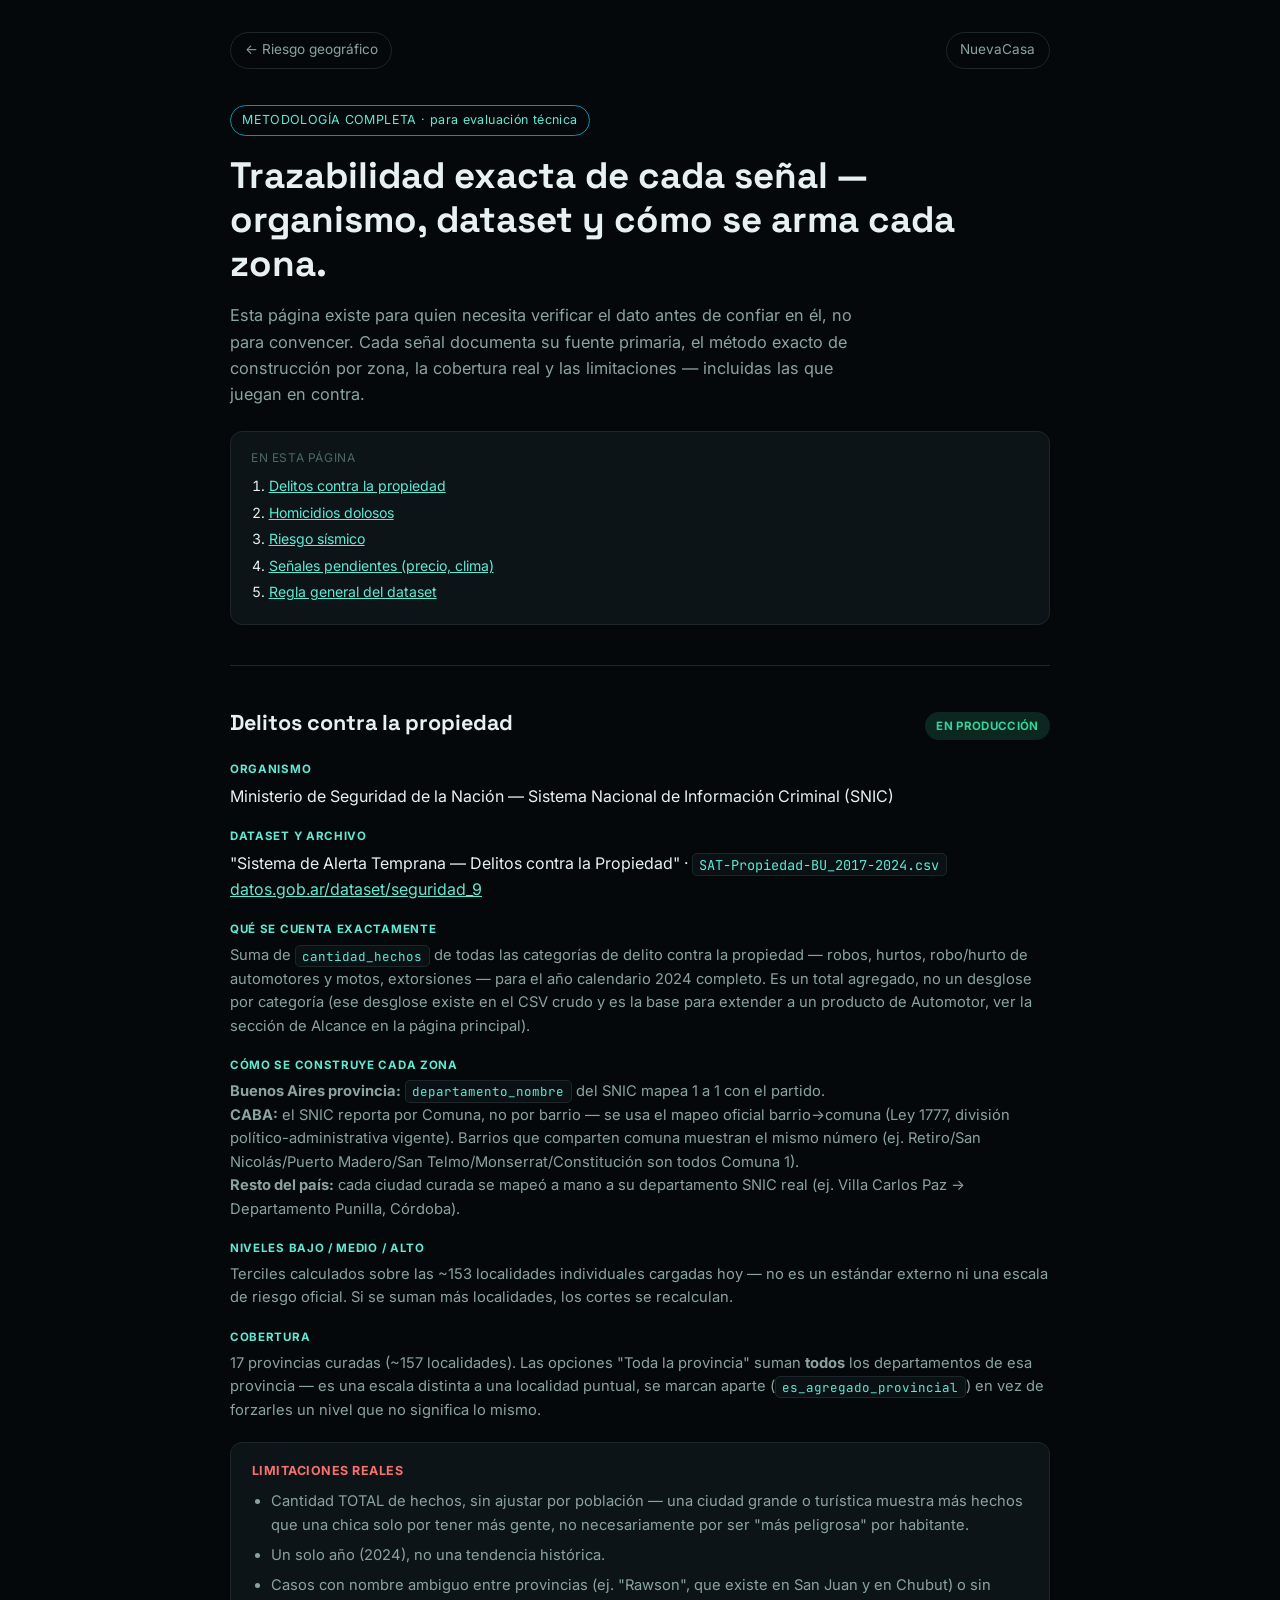
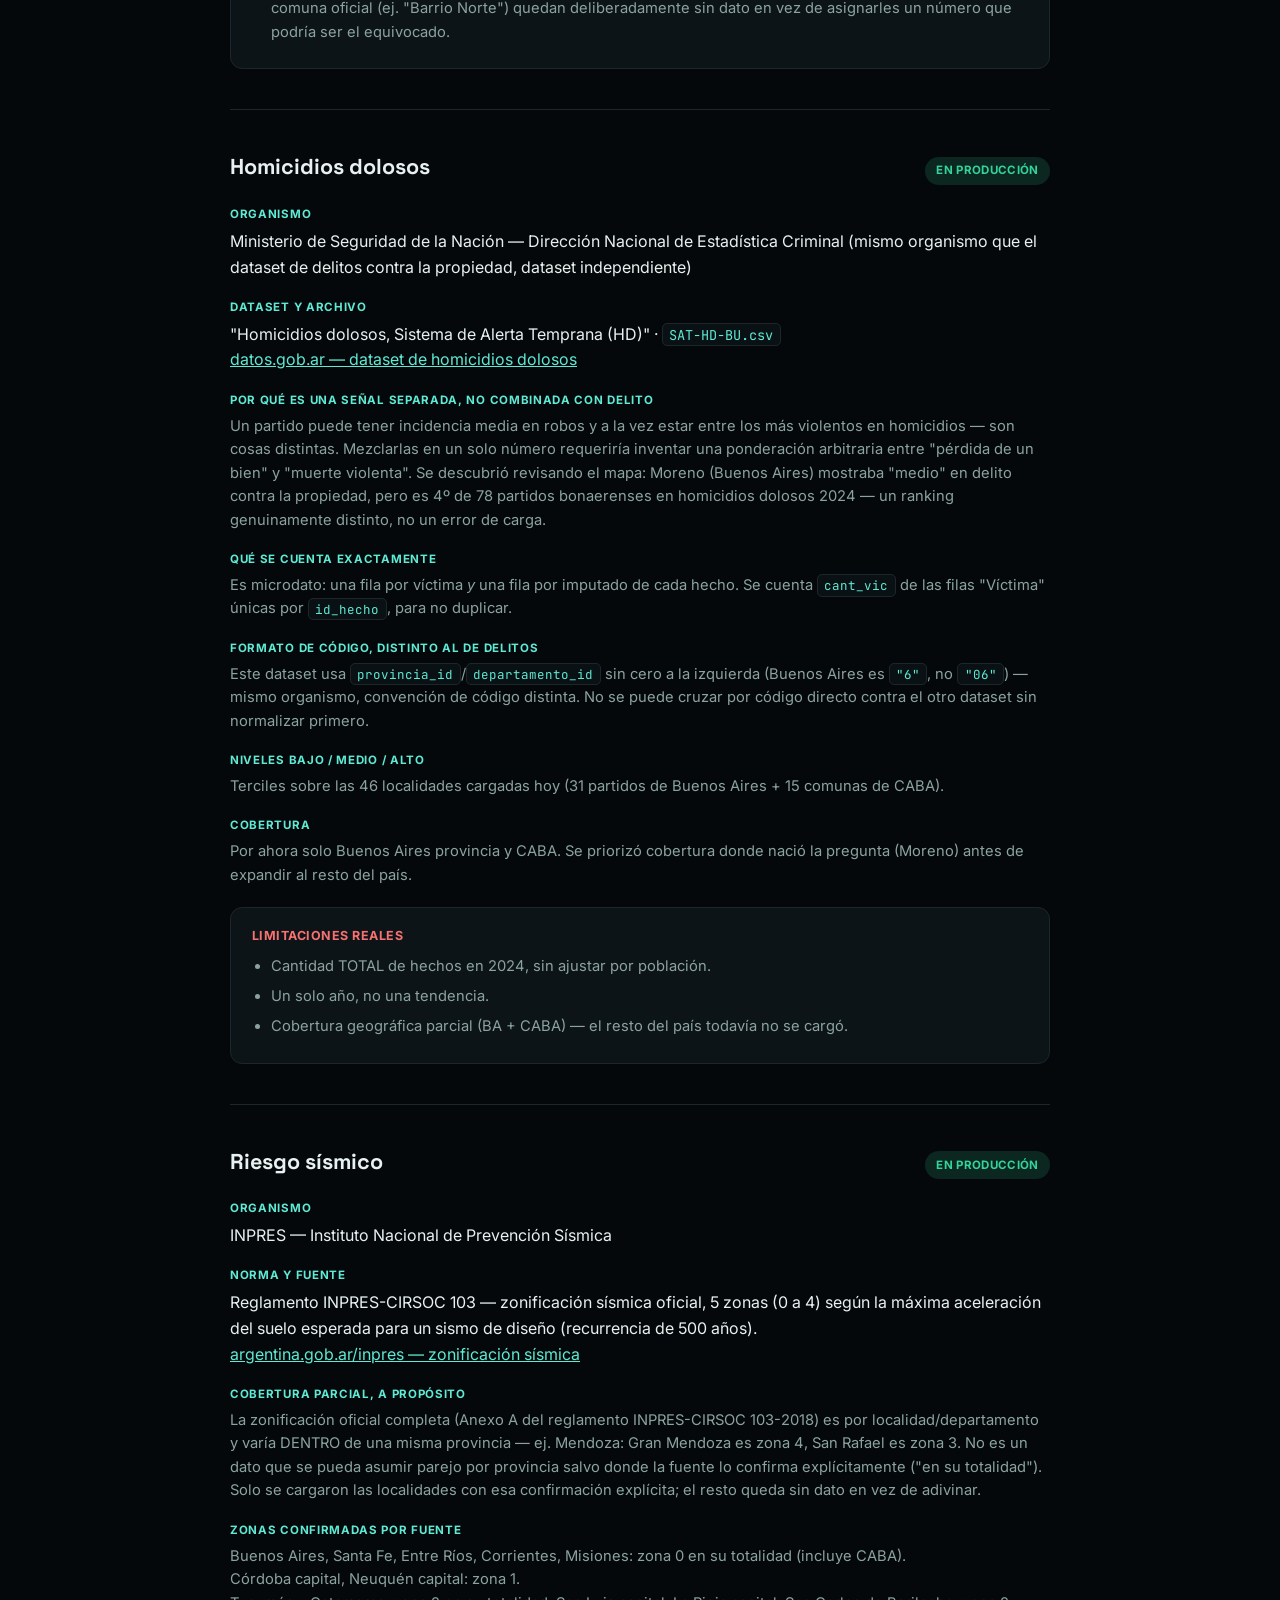
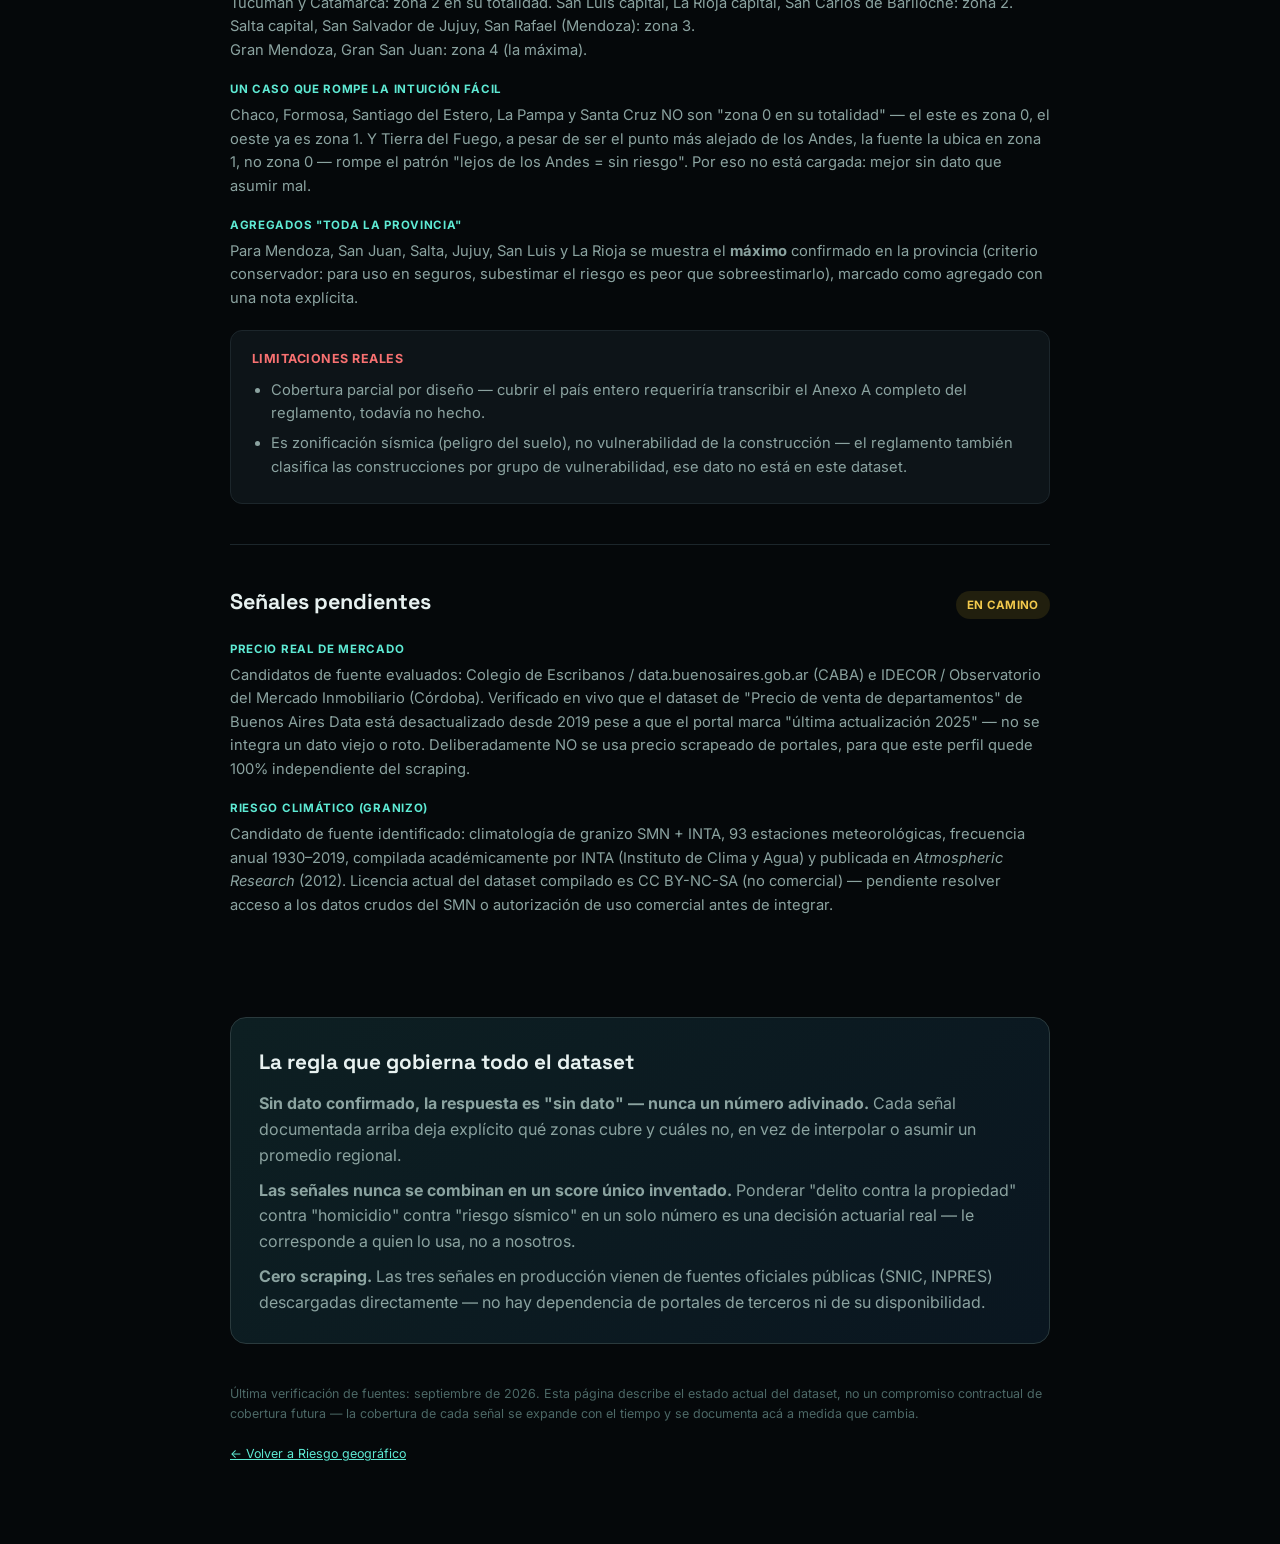
<file: frontend/riesgo-seguros-metodologia.html>
<!DOCTYPE html>
<html lang="es-AR">
<head>
<meta charset="UTF-8" />
<meta name="viewport" content="width=device-width, initial-scale=1.0" />
<title>Metodología · Riesgo geográfico para aseguradoras</title>
<link rel="preconnect" href="https://fonts.googleapis.com" />
<link rel="preconnect" href="https://fonts.gstatic.com" crossorigin />
<link href="https://fonts.googleapis.com/css2?family=Space+Grotesk:wght@500;600;700&family=Inter:wght@400;500;600&family=JetBrains+Mono:wght@400;500&display=swap" rel="stylesheet" />
<style>
  :root {
    --bg: #05080a;
    --panel: #0d1418;
    --panel-2: #0a1114;
    --border: #1c262b;
    --border-strong: #2a3a3d;
    --text: #e7f1f0;
    --muted: #8ba3a0;
    --faint: #4c6866;
    --accent: #5eead4;
    --accent-2: #0891b2;
    --amber: #f2c94c;
    --red: #f87171;
  }
  * { box-sizing: border-box; }
  body {
    margin: 0; background: var(--bg); color: var(--text);
    font-family: "Inter", system-ui, sans-serif; line-height: 1.6;
  }
  code, .mono { font-family: "JetBrains Mono", monospace; }
  .shell { max-width: 860px; margin: 0 auto; padding: 1.5rem 1.25rem 5rem; }
  h1, h2, h3 { font-family: "Space Grotesk", sans-serif; }
  a { color: var(--accent); }

  .topnav {
    display: flex; justify-content: space-between; align-items: center;
    padding: 0.5rem 0 1.75rem; flex-wrap: wrap; gap: 0.6rem;
  }
  .topnav a {
    color: var(--muted); text-decoration: none; font-size: 0.85rem;
    border: 1px solid var(--border); border-radius: 999px; padding: 0.4rem 0.85rem;
  }
  .topnav a:hover { color: var(--accent); border-color: var(--border-strong); }

  .hero { padding: 0.5rem 0 2.5rem; }
  .tag {
    display: inline-block; margin: 0 0 1.1rem; padding: 0.3rem 0.7rem;
    border: 1px solid var(--accent-2); border-radius: 999px;
    font-size: 0.78rem; color: var(--accent); letter-spacing: 0.03em;
  }
  h1.title { font-size: clamp(1.7rem, 4vw, 2.3rem); margin: 0 0 0.9rem; line-height: 1.2; }
  .lede { font-size: 1.02rem; color: var(--muted); max-width: 640px; }

  nav.indice {
    background: var(--panel); border: 1px solid var(--border); border-radius: 12px;
    padding: 1rem 1.25rem; margin: 1.5rem 0 0; font-size: 0.88rem;
  }
  nav.indice p { margin: 0 0 0.5rem; color: var(--faint); font-size: 0.75rem; letter-spacing: 0.05em; text-transform: uppercase; }
  nav.indice ol { margin: 0; padding-left: 1.1rem; }
  nav.indice li { margin: 0.25rem 0; }

  section.senal {
    padding: 2.5rem 0; border-top: 1px solid var(--border);
  }
  .senal-header {
    display: flex; justify-content: space-between; align-items: baseline;
    flex-wrap: wrap; gap: 0.5rem; margin-bottom: 0.3rem;
  }
  .senal-header h2 { margin: 0; font-size: 1.35rem; }
  .estado-pill {
    font-size: 0.72rem; font-weight: 700; letter-spacing: 0.03em;
    padding: 0.3rem 0.7rem; border-radius: 999px; white-space: nowrap;
  }
  .estado-pill.on { background: rgba(52,211,153,0.15); color: #34d399; }
  .estado-pill.off { background: rgba(194,164,39,0.15); color: var(--amber); }

  dl.ficha { margin: 1.25rem 0; }
  dl.ficha dt {
    font-size: 0.72rem; font-weight: 700; letter-spacing: 0.06em; text-transform: uppercase;
    color: var(--accent); margin-top: 1.1rem;
  }
  dl.ficha dd { margin: 0.35rem 0 0; color: var(--text); }
  dl.ficha dd.muted { color: var(--muted); font-size: 0.92rem; }
  dl.ficha code {
    background: var(--panel-2); border: 1px solid var(--border); border-radius: 5px;
    padding: 0.1rem 0.4rem; font-size: 0.85em; color: var(--accent);
  }

  .limitaciones {
    background: var(--panel); border: 1px solid var(--border); border-radius: 12px;
    padding: 1.1rem 1.3rem; margin-top: 1.25rem;
  }
  .limitaciones p.tit { margin: 0 0 0.6rem; font-size: 0.78rem; font-weight: 700; letter-spacing: 0.04em; color: var(--red); text-transform: uppercase; }
  .limitaciones ul { margin: 0; padding-left: 1.2rem; color: var(--muted); font-size: 0.92rem; }
  .limitaciones li { margin: 0.4rem 0; }

  section.regla {
    background: linear-gradient(135deg, #0d1f22, #0a1620);
    border: 1px solid var(--border-strong); border-radius: 16px;
    padding: 1.75rem; margin: 2.5rem 0;
  }
  section.regla h2 { margin: 0 0 0.75rem; font-size: 1.3rem; }
  section.regla p { color: var(--muted); margin: 0.6rem 0 0; }

  footer.notas { margin-top: 2rem; font-size: 0.78rem; color: var(--faint); line-height: 1.6; }
</style>
</head>
<body>
  <div class="shell">
    <nav class="topnav">
      <a href="riesgo-seguros.html">&larr; Riesgo geográfico</a>
      <a href="index.html">NuevaCasa</a>
    </nav>

    <section class="hero">
      <span class="tag">METODOLOGÍA COMPLETA · para evaluación técnica</span>
      <h1 class="title">Trazabilidad exacta de cada señal —<br />organismo, dataset y cómo se arma cada zona.</h1>
      <p class="lede">
        Esta página existe para quien necesita verificar el dato antes de confiar en él, no para convencer.
        Cada señal documenta su fuente primaria, el método exacto de construcción por zona, la cobertura
        real y las limitaciones — incluidas las que juegan en contra.
      </p>

      <nav class="indice">
        <p>En esta página</p>
        <ol>
          <li><a href="#delito">Delitos contra la propiedad</a></li>
          <li><a href="#homicidios">Homicidios dolosos</a></li>
          <li><a href="#sismico">Riesgo sísmico</a></li>
          <li><a href="#pendientes">Señales pendientes (precio, clima)</a></li>
          <li><a href="#regla">Regla general del dataset</a></li>
        </ol>
      </nav>
    </section>

    <section class="senal" id="delito">
      <div class="senal-header">
        <h2>Delitos contra la propiedad</h2>
        <span class="estado-pill on">EN PRODUCCIÓN</span>
      </div>

      <dl class="ficha">
        <dt>Organismo</dt>
        <dd>Ministerio de Seguridad de la Nación — Sistema Nacional de Información Criminal (SNIC)</dd>

        <dt>Dataset y archivo</dt>
        <dd>"Sistema de Alerta Temprana — Delitos contra la Propiedad" · <code>SAT-Propiedad-BU_2017-2024.csv</code><br />
          <a href="https://datos.gob.ar/dataset/seguridad_9" target="_blank" rel="noopener">datos.gob.ar/dataset/seguridad_9</a></dd>

        <dt>Qué se cuenta exactamente</dt>
        <dd class="muted">Suma de <code>cantidad_hechos</code> de todas las categorías de delito contra la propiedad —
          robos, hurtos, robo/hurto de automotores y motos, extorsiones — para el año calendario 2024 completo.
          Es un total agregado, no un desglose por categoría (ese desglose existe en el CSV crudo y es la base
          para extender a un producto de Automotor, ver la sección de Alcance en la página principal).</dd>

        <dt>Cómo se construye cada zona</dt>
        <dd class="muted">
          <strong>Buenos Aires provincia:</strong> <code>departamento_nombre</code> del SNIC mapea 1 a 1 con el
          partido.<br />
          <strong>CABA:</strong> el SNIC reporta por Comuna, no por barrio — se usa el mapeo oficial
          barrio→comuna (Ley 1777, división político-administrativa vigente). Barrios que comparten comuna
          muestran el mismo número (ej. Retiro/San Nicolás/Puerto Madero/San Telmo/Monserrat/Constitución son
          todos Comuna 1).<br />
          <strong>Resto del país:</strong> cada ciudad curada se mapeó a mano a su departamento SNIC real
          (ej. Villa Carlos Paz → Departamento Punilla, Córdoba).
        </dd>

        <dt>Niveles bajo / medio / alto</dt>
        <dd class="muted">Terciles calculados sobre las ~153 localidades individuales cargadas hoy — no es un
          estándar externo ni una escala de riesgo oficial. Si se suman más localidades, los cortes se
          recalculan.</dd>

        <dt>Cobertura</dt>
        <dd class="muted">17 provincias curadas (~157 localidades). Las opciones "Toda la provincia" suman
          <strong>todos</strong> los departamentos de esa provincia — es una escala distinta a una localidad
          puntual, se marcan aparte (<code>es_agregado_provincial</code>) en vez de forzarles un nivel que no
          significa lo mismo.</dd>
      </dl>

      <div class="limitaciones">
        <p class="tit">Limitaciones reales</p>
        <ul>
          <li>Cantidad TOTAL de hechos, sin ajustar por población — una ciudad grande o turística muestra más
            hechos que una chica solo por tener más gente, no necesariamente por ser "más peligrosa" por
            habitante.</li>
          <li>Un solo año (2024), no una tendencia histórica.</li>
          <li>Casos con nombre ambiguo entre provincias (ej. "Rawson", que existe en San Juan y en Chubut) o
            sin comuna oficial (ej. "Barrio Norte") quedan deliberadamente sin dato en vez de asignarles un
            número que podría ser el equivocado.</li>
        </ul>
      </div>
    </section>

    <section class="senal" id="homicidios">
      <div class="senal-header">
        <h2>Homicidios dolosos</h2>
        <span class="estado-pill on">EN PRODUCCIÓN</span>
      </div>

      <dl class="ficha">
        <dt>Organismo</dt>
        <dd>Ministerio de Seguridad de la Nación — Dirección Nacional de Estadística Criminal (mismo organismo
          que el dataset de delitos contra la propiedad, dataset independiente)</dd>

        <dt>Dataset y archivo</dt>
        <dd>"Homicidios dolosos, Sistema de Alerta Temprana (HD)" · <code>SAT-HD-BU.csv</code><br />
          <a href="https://datos.gob.ar/dataset/homicidios-dolosos-sistema-de-alerta-temprana-estadisticas-criminales-en-la-republica-argentina" target="_blank" rel="noopener">datos.gob.ar — dataset de homicidios dolosos</a></dd>

        <dt>Por qué es una señal separada, no combinada con delito</dt>
        <dd class="muted">Un partido puede tener incidencia media en robos y a la vez estar entre los más
          violentos en homicidios — son cosas distintas. Mezclarlas en un solo número requeriría inventar una
          ponderación arbitraria entre "pérdida de un bien" y "muerte violenta". Se descubrió revisando el
          mapa: Moreno (Buenos Aires) mostraba "medio" en delito contra la propiedad, pero es 4º de 78 partidos
          bonaerenses en homicidios dolosos 2024 — un ranking genuinamente distinto, no un error de carga.</dd>

        <dt>Qué se cuenta exactamente</dt>
        <dd class="muted">Es microdato: una fila por víctima <em>y</em> una fila por imputado de cada hecho. Se
          cuenta <code>cant_vic</code> de las filas "Víctima" únicas por <code>id_hecho</code>, para no
          duplicar.</dd>

        <dt>Formato de código, distinto al de delitos</dt>
        <dd class="muted">Este dataset usa <code>provincia_id</code>/<code>departamento_id</code> sin cero a la
          izquierda (Buenos Aires es <code>"6"</code>, no <code>"06"</code>) — mismo organismo, convención de
          código distinta. No se puede cruzar por código directo contra el otro dataset sin normalizar primero.</dd>

        <dt>Niveles bajo / medio / alto</dt>
        <dd class="muted">Terciles sobre las 46 localidades cargadas hoy (31 partidos de Buenos Aires + 15
          comunas de CABA).</dd>

        <dt>Cobertura</dt>
        <dd class="muted">Por ahora solo Buenos Aires provincia y CABA. Se priorizó cobertura donde nació la
          pregunta (Moreno) antes de expandir al resto del país.</dd>
      </dl>

      <div class="limitaciones">
        <p class="tit">Limitaciones reales</p>
        <ul>
          <li>Cantidad TOTAL de hechos en 2024, sin ajustar por población.</li>
          <li>Un solo año, no una tendencia.</li>
          <li>Cobertura geográfica parcial (BA + CABA) — el resto del país todavía no se cargó.</li>
        </ul>
      </div>
    </section>

    <section class="senal" id="sismico">
      <div class="senal-header">
        <h2>Riesgo sísmico</h2>
        <span class="estado-pill on">EN PRODUCCIÓN</span>
      </div>

      <dl class="ficha">
        <dt>Organismo</dt>
        <dd>INPRES — Instituto Nacional de Prevención Sísmica</dd>

        <dt>Norma y fuente</dt>
        <dd>Reglamento INPRES-CIRSOC 103 — zonificación sísmica oficial, 5 zonas (0 a 4) según la máxima
          aceleración del suelo esperada para un sismo de diseño (recurrencia de 500 años).<br />
          <a href="https://www.argentina.gob.ar/inpres/ingenieria-sismorresistente/zonificacion-sismica" target="_blank" rel="noopener">argentina.gob.ar/inpres — zonificación sísmica</a></dd>

        <dt>Cobertura parcial, a propósito</dt>
        <dd class="muted">La zonificación oficial completa (Anexo A del reglamento INPRES-CIRSOC 103-2018) es
          por localidad/departamento y varía DENTRO de una misma provincia — ej. Mendoza: Gran Mendoza es zona
          4, San Rafael es zona 3. No es un dato que se pueda asumir parejo por provincia salvo donde la fuente
          lo confirma explícitamente ("en su totalidad"). Solo se cargaron las localidades con esa confirmación
          explícita; el resto queda sin dato en vez de adivinar.</dd>

        <dt>Zonas confirmadas por fuente</dt>
        <dd class="muted">
          Buenos Aires, Santa Fe, Entre Ríos, Corrientes, Misiones: zona 0 en su totalidad (incluye CABA).<br />
          Córdoba capital, Neuquén capital: zona 1.<br />
          Tucumán y Catamarca: zona 2 en su totalidad. San Luis capital, La Rioja capital, San Carlos de
          Bariloche: zona 2.<br />
          Salta capital, San Salvador de Jujuy, San Rafael (Mendoza): zona 3.<br />
          Gran Mendoza, Gran San Juan: zona 4 (la máxima).
        </dd>

        <dt>Un caso que rompe la intuición fácil</dt>
        <dd class="muted">Chaco, Formosa, Santiago del Estero, La Pampa y Santa Cruz NO son "zona 0 en su
          totalidad" — el este es zona 0, el oeste ya es zona 1. Y Tierra del Fuego, a pesar de ser el punto
          más alejado de los Andes, la fuente la ubica en zona 1, no zona 0 — rompe el patrón "lejos de los
          Andes = sin riesgo". Por eso no está cargada: mejor sin dato que asumir mal.</dd>

        <dt>Agregados "toda la provincia"</dt>
        <dd class="muted">Para Mendoza, San Juan, Salta, Jujuy, San Luis y La Rioja se muestra el
          <strong>máximo</strong> confirmado en la provincia (criterio conservador: para uso en seguros,
          subestimar el riesgo es peor que sobreestimarlo), marcado como agregado con una nota explícita.</dd>
      </dl>

      <div class="limitaciones">
        <p class="tit">Limitaciones reales</p>
        <ul>
          <li>Cobertura parcial por diseño — cubrir el país entero requeriría transcribir el Anexo A completo
            del reglamento, todavía no hecho.</li>
          <li>Es zonificación sísmica (peligro del suelo), no vulnerabilidad de la construcción — el reglamento
            también clasifica las construcciones por grupo de vulnerabilidad, ese dato no está en este
            dataset.</li>
        </ul>
      </div>
    </section>

    <section class="senal" id="pendientes">
      <div class="senal-header">
        <h2>Señales pendientes</h2>
        <span class="estado-pill off">EN CAMINO</span>
      </div>

      <dl class="ficha">
        <dt>Precio real de mercado</dt>
        <dd class="muted">Candidatos de fuente evaluados: Colegio de Escribanos / data.buenosaires.gob.ar
          (CABA) e IDECOR / Observatorio del Mercado Inmobiliario (Córdoba). Verificado en vivo que el dataset
          de "Precio de venta de departamentos" de Buenos Aires Data está desactualizado desde 2019 pese a que
          el portal marca "última actualización 2025" — no se integra un dato viejo o roto. Deliberadamente NO
          se usa precio scrapeado de portales, para que este perfil quede 100% independiente del scraping.</dd>

        <dt>Riesgo climático (granizo)</dt>
        <dd class="muted">Candidato de fuente identificado: climatología de granizo SMN + INTA, 93 estaciones
          meteorológicas, frecuencia anual 1930–2019, compilada académicamente por INTA (Instituto de Clima y
          Agua) y publicada en <em>Atmospheric Research</em> (2012). Licencia actual del dataset compilado es
          CC BY-NC-SA (no comercial) — pendiente resolver acceso a los datos crudos del SMN o autorización de
          uso comercial antes de integrar.</dd>
      </dl>
    </section>

    <section class="regla" id="regla">
      <h2>La regla que gobierna todo el dataset</h2>
      <p><strong>Sin dato confirmado, la respuesta es "sin dato" — nunca un número adivinado.</strong> Cada
        señal documentada arriba deja explícito qué zonas cubre y cuáles no, en vez de interpolar o asumir un
        promedio regional.</p>
      <p><strong>Las señales nunca se combinan en un score único inventado.</strong> Ponderar "delito contra la
        propiedad" contra "homicidio" contra "riesgo sísmico" en un solo número es una decisión actuarial real
        — le corresponde a quien lo usa, no a nosotros.</p>
      <p><strong>Cero scraping.</strong> Las tres señales en producción vienen de fuentes oficiales públicas
        (SNIC, INPRES) descargadas directamente — no hay dependencia de portales de terceros ni de su
        disponibilidad.</p>
    </section>

    <footer class="notas">
      Última verificación de fuentes: septiembre de 2026. Esta página describe el estado actual del dataset,
      no un compromiso contractual de cobertura futura — la cobertura de cada señal se expande con el tiempo y
      se documenta acá a medida que cambia.
      <br /><br />
      <a href="riesgo-seguros.html">&larr; Volver a Riesgo geográfico</a>
    </footer>
  </div>
</body>
</html>
</file>
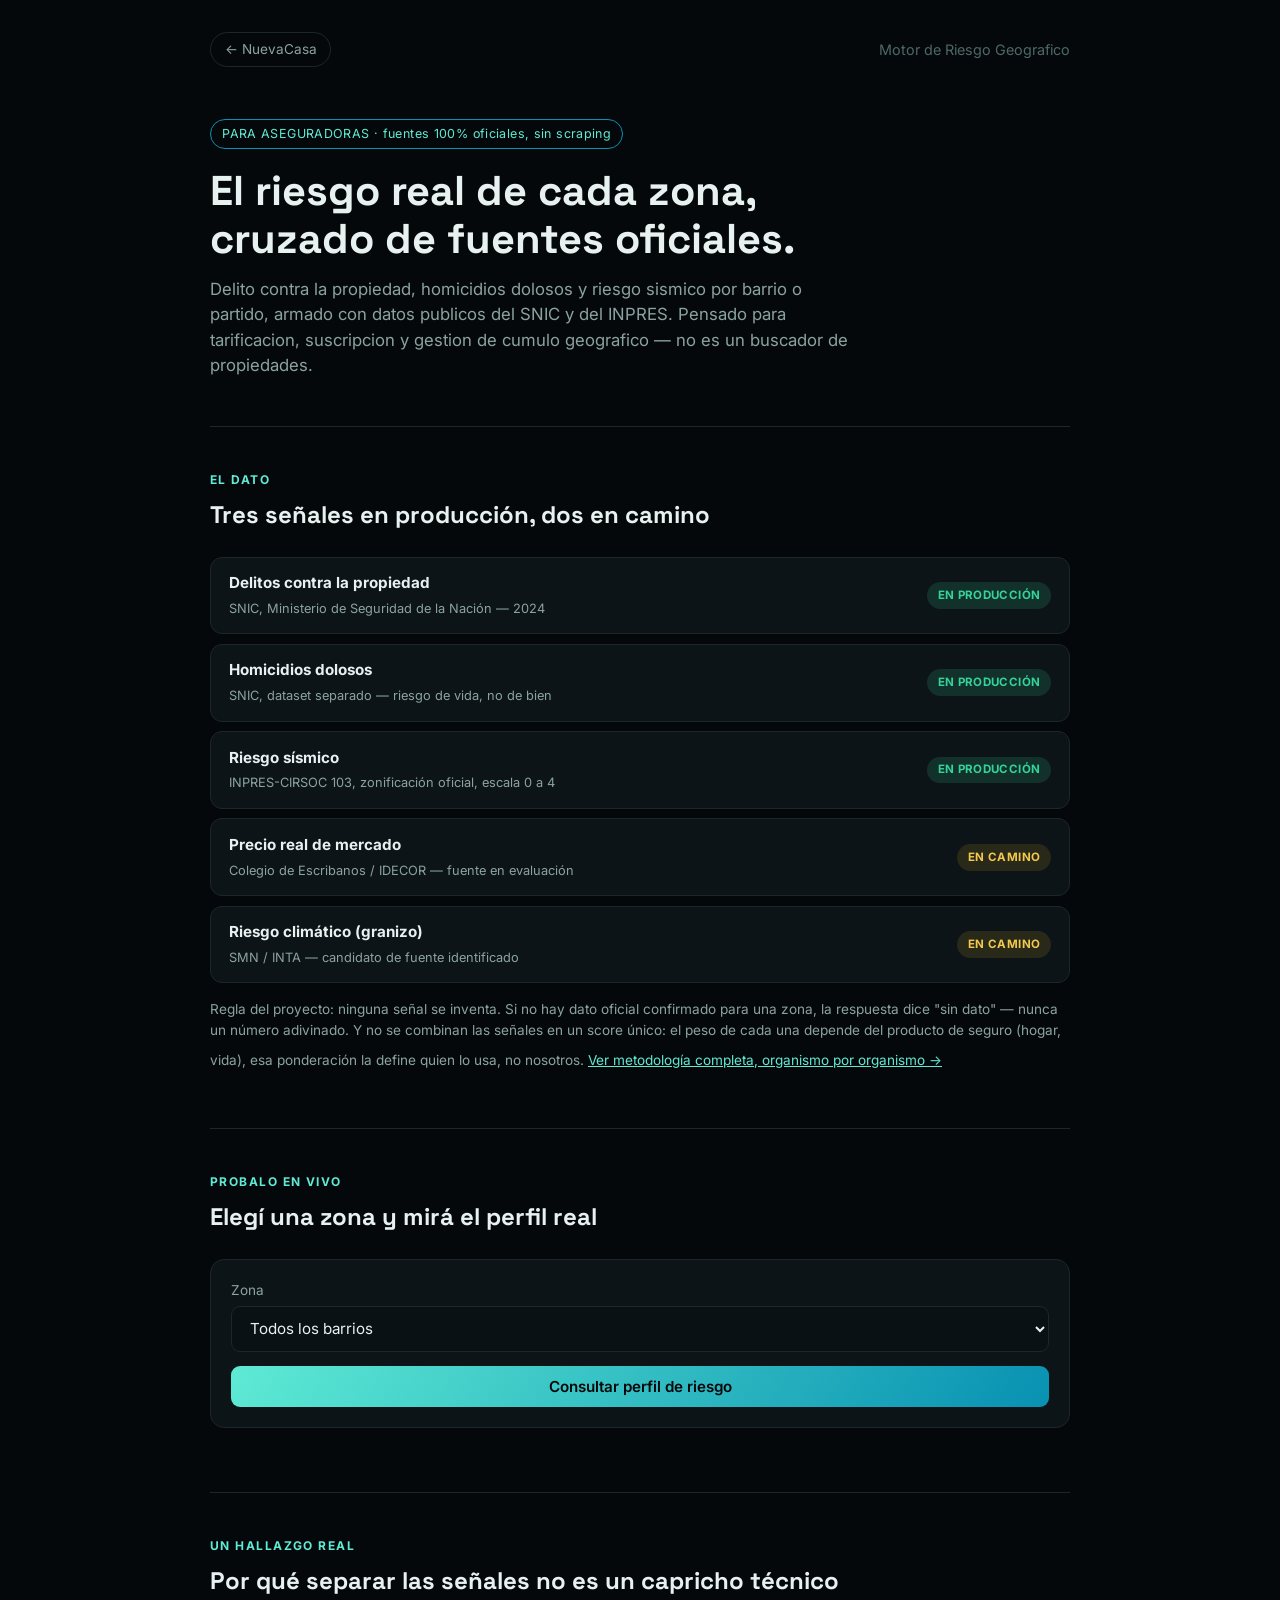
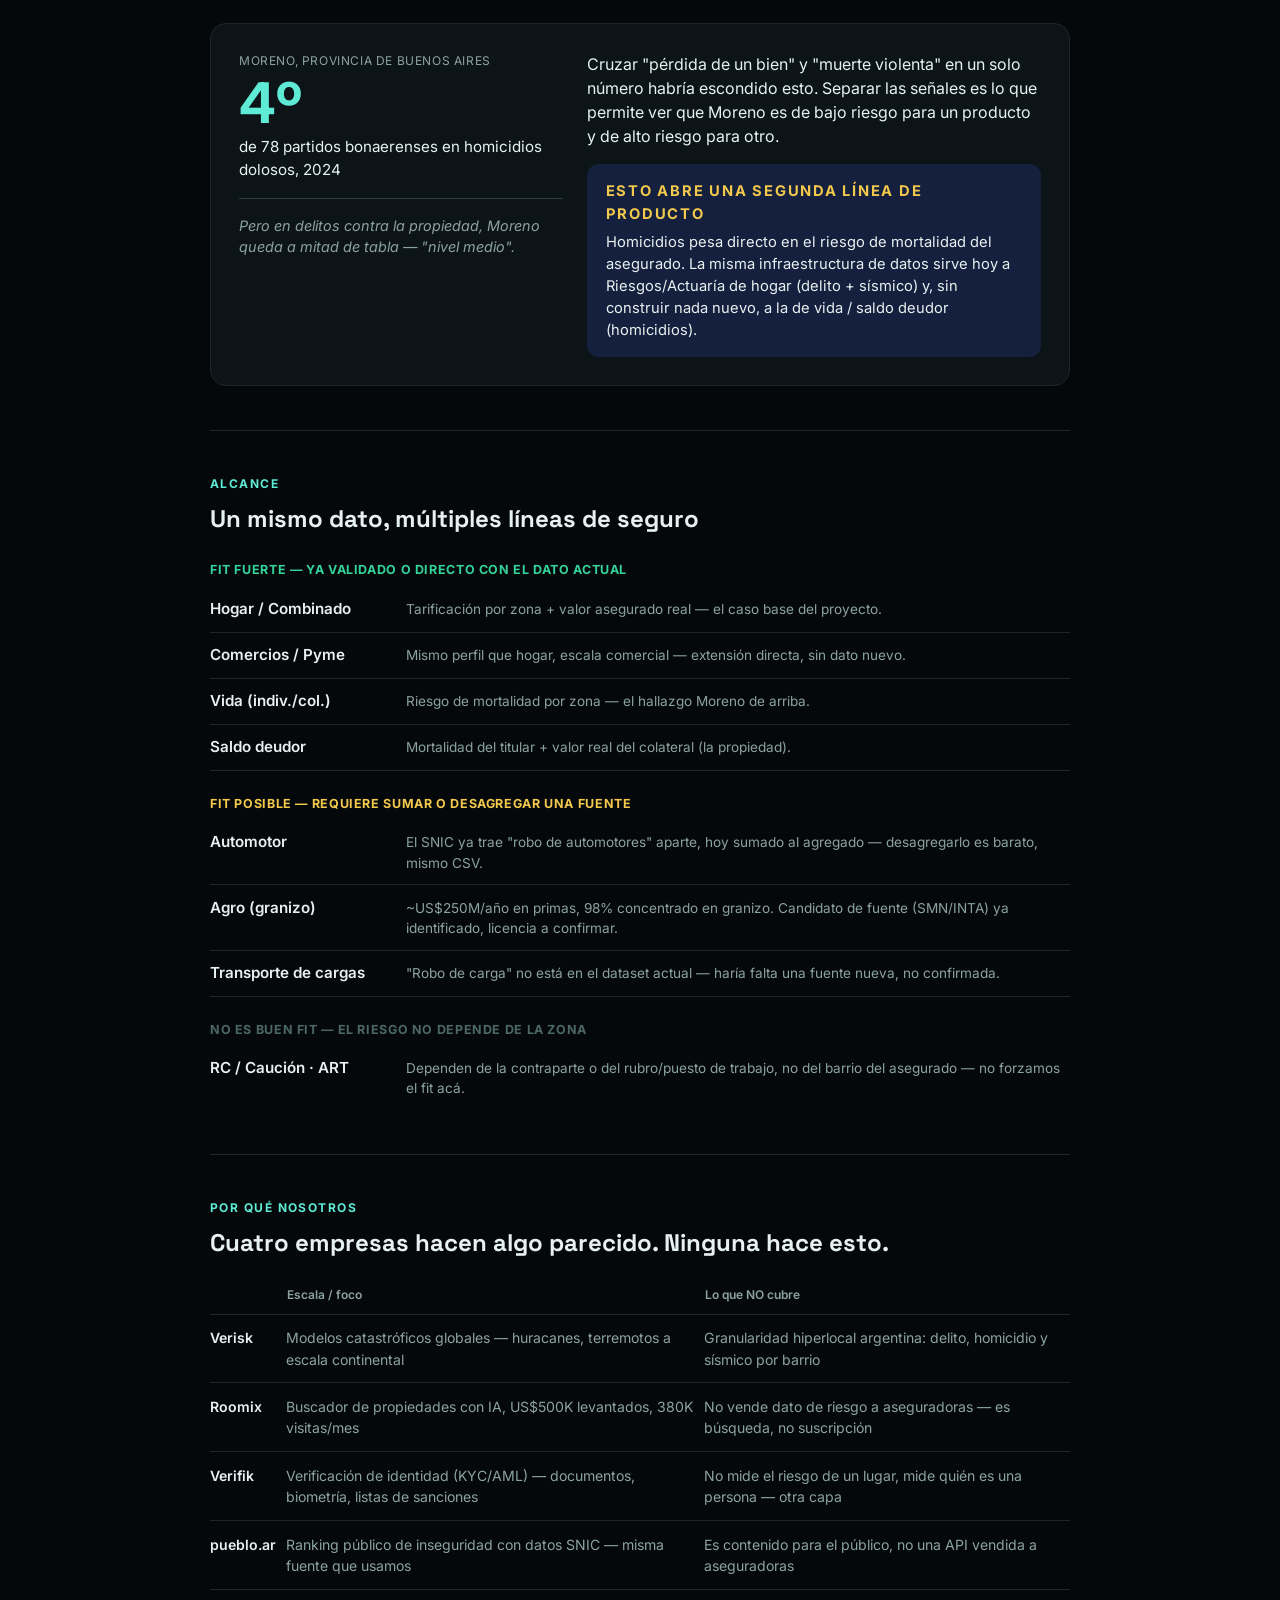
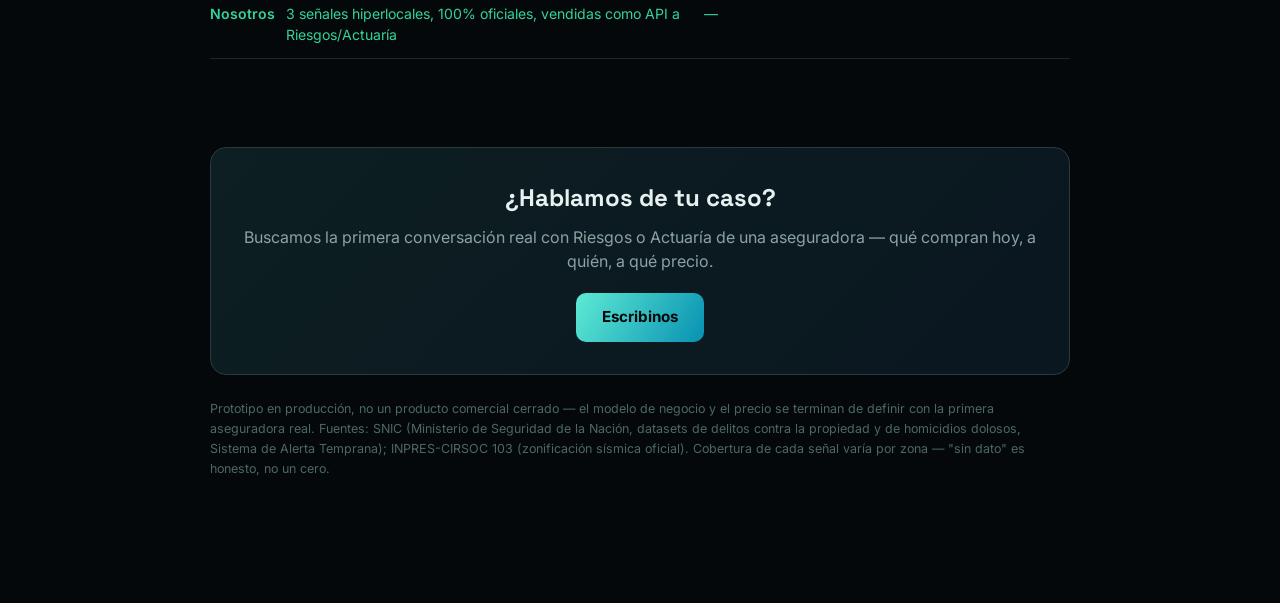
<file: frontend/riesgo-seguros.html>
<!DOCTYPE html>
<html lang="es-AR">
<head>
<meta charset="UTF-8" />
<meta name="viewport" content="width=device-width, initial-scale=1.0" />
<title>Riesgo geografico para aseguradoras · NuevaCasa</title>
<link rel="preconnect" href="https://fonts.googleapis.com" />
<link rel="preconnect" href="https://fonts.gstatic.com" crossorigin />
<link href="https://fonts.googleapis.com/css2?family=Space+Grotesk:wght@500;600;700&family=Inter:wght@400;500;600&display=swap" rel="stylesheet" />
<style>
  :root {
    --bg: #05080a;
    --panel: #0d1418;
    --panel-2: #0a1114;
    --border: #1c262b;
    --border-strong: #2a3a3d;
    --text: #e7f1f0;
    --muted: #8ba3a0;
    --faint: #4c6866;
    --accent: #5eead4;
    --accent-2: #0891b2;
    --bajo: #34d399;
    --medio: #fbbf24;
    --alto: #f87171;
    --sin-dato: #4b5a5f;
    --amber: #f2c94c;
  }
  * { box-sizing: border-box; }
  html { scroll-behavior: smooth; }
  body {
    margin: 0;
    background: var(--bg);
    color: var(--text);
    font-family: "Inter", system-ui, sans-serif;
    line-height: 1.5;
  }
  .shell { max-width: 900px; margin: 0 auto; padding: 1.5rem 1.25rem 5rem; }
  h1, h2, h3 { font-family: "Space Grotesk", sans-serif; }
  .accent { color: var(--accent); }
  a { color: var(--accent); }

  /* nav */
  .topnav {
    display: flex; justify-content: space-between; align-items: center;
    padding: 0.5rem 0 1.75rem;
  }
  .topnav a {
    color: var(--muted); text-decoration: none; font-size: 0.85rem;
    border: 1px solid var(--border); border-radius: 999px; padding: 0.4rem 0.85rem;
  }
  .topnav a:hover { color: var(--accent); border-color: var(--border-strong); }
  .topnav .brand { font-size: 0.9rem; color: var(--faint); }

  /* hero */
  .hero { padding: 1.5rem 0 3rem; }
  .tag {
    display: inline-block; margin: 0 0 1.1rem; padding: 0.3rem 0.7rem;
    border: 1px solid var(--accent-2); border-radius: 999px;
    font-size: 0.78rem; color: var(--accent); letter-spacing: 0.03em;
  }
  h1.title { font-size: clamp(1.8rem, 4vw, 2.6rem); font-weight: 700; margin: 0 0 0.9rem; line-height: 1.15; }
  .lede { font-size: 1.05rem; color: var(--muted); max-width: 640px; margin: 0 0 0; }

  section { padding: 2.75rem 0; border-top: 1px solid var(--border); }
  section:first-of-type { border-top: none; }
  .eyebrow {
    font-size: 0.75rem; font-weight: 700; letter-spacing: 0.12em;
    color: var(--accent); text-transform: uppercase; margin: 0 0 0.5rem;
  }
  h2.section-title { font-size: 1.5rem; margin: 0 0 1.5rem; }

  /* señales */
  .senal-row {
    display: flex; align-items: center; gap: 1rem;
    background: var(--panel); border: 1px solid var(--border); border-radius: 12px;
    padding: 0.9rem 1.1rem; margin-bottom: 0.6rem;
  }
  .senal-row .nombre { flex: 1 1 auto; }
  .senal-row .nombre strong { display: block; font-size: 0.95rem; }
  .senal-row .nombre span { font-size: 0.8rem; color: var(--muted); }
  .estado-pill {
    font-size: 0.72rem; font-weight: 700; letter-spacing: 0.03em;
    padding: 0.3rem 0.7rem; border-radius: 999px; white-space: nowrap;
  }
  .estado-pill.on { background: rgba(52,211,153,0.15); color: var(--bajo); }
  .estado-pill.off { background: rgba(194,164,39,0.15); color: var(--amber); }

  /* demo */
  .panel {
    background: var(--panel); border: 1px solid var(--border); border-radius: 14px;
    padding: 1.25rem; margin-bottom: 1.25rem;
  }
  label { display: block; font-size: 0.85rem; color: var(--muted); margin-bottom: 0.4rem; }
  select, button {
    width: 100%; padding: 0.7rem 0.85rem; border-radius: 9px;
    border: 1px solid var(--border); background: var(--panel-2); color: var(--text);
    font-size: 0.95rem; font-family: inherit;
  }
  button {
    margin-top: 0.9rem; background: linear-gradient(120deg, var(--accent), var(--accent-2));
    color: #05080a; font-weight: 600; border: none; cursor: pointer;
  }
  button:disabled { opacity: 0.6; cursor: default; }
  .grid { display: grid; grid-template-columns: repeat(auto-fit, minmax(210px, 1fr)); gap: 1rem; }
  .card {
    background: var(--panel); border: 1px solid var(--border); border-radius: 14px; padding: 1.1rem;
  }
  .card h3 { margin: 0 0 0.6rem; font-size: 0.95rem; color: var(--muted); font-weight: 500; font-family: "Inter", sans-serif; }
  .badge {
    display: inline-block; padding: 0.25rem 0.65rem; border-radius: 999px;
    font-weight: 600; font-size: 0.85rem; text-transform: capitalize;
  }
  .badge.bajo, .badge.reducida, .badge.muy_reducida { background: rgba(52,211,153,0.15); color: var(--bajo); }
  .badge.medio, .badge.moderada { background: rgba(251,191,36,0.15); color: var(--medio); }
  .badge.alto, .badge.elevada, .badge.muy_elevada { background: rgba(248,113,113,0.15); color: var(--alto); }
  .badge.sin-dato { background: rgba(75,90,95,0.25); color: var(--muted); }
  .detalle { margin-top: 0.5rem; font-size: 0.85rem; color: var(--muted); }
  .pendiente { font-size: 0.85rem; color: var(--muted); font-style: italic; }
  #resultado { display: none; margin-top: 1.25rem; }

  /* hallazgo */
  .hallazgo {
    display: grid; grid-template-columns: 1fr 1.4fr; gap: 1.5rem;
    background: var(--panel); border: 1px solid var(--border); border-radius: 16px; padding: 1.75rem;
  }
  .hallazgo .stat-label { font-size: 0.75rem; color: var(--muted); letter-spacing: 0.05em; }
  .hallazgo .stat-num { font-size: 3.5rem; font-weight: 700; color: var(--accent); line-height: 1; margin: 0.3rem 0; }
  .hallazgo .stat-sub { font-size: 0.95rem; }
  .hallazgo .contraste { margin-top: 1rem; padding-top: 1rem; border-top: 1px solid var(--border-strong); font-size: 0.9rem; color: var(--muted); font-style: italic; }
  .hallazgo .callout {
    background: #14203e; border-radius: 12px; padding: 1rem 1.15rem; margin-top: 1rem;
  }
  .hallazgo .callout .eyebrow { color: var(--amber); margin-bottom: 0.4rem; }
  .hallazgo .callout p { margin: 0; font-size: 0.92rem; }

  /* alcance */
  .alcance-row {
    display: grid; grid-template-columns: 180px 1fr; gap: 1rem; align-items: baseline;
    padding: 0.7rem 0; border-bottom: 1px solid var(--border);
  }
  .alcance-row:last-child { border-bottom: none; }
  .alcance-row .prod { font-weight: 600; font-size: 0.95rem; }
  .alcance-row .desc { font-size: 0.85rem; color: var(--muted); }
  .alcance-grupo-titulo { font-size: 0.78rem; font-weight: 700; letter-spacing: 0.05em; margin: 1.5rem 0 0.4rem; }
  .alcance-grupo-titulo.fuerte { color: var(--bajo); }
  .alcance-grupo-titulo.posible { color: var(--amber); }
  .alcance-grupo-titulo.no { color: var(--faint); }

  /* diferenciacion */
  table.dif { width: 100%; border-collapse: collapse; font-size: 0.88rem; }
  table.dif th { text-align: left; font-size: 0.75rem; color: var(--muted); font-weight: 600; padding-bottom: 0.6rem; border-bottom: 1px solid var(--border); }
  table.dif td { padding: 0.8rem 0.6rem 0.8rem 0; border-bottom: 1px solid var(--border); vertical-align: top; color: var(--muted); }
  table.dif td:first-child { padding-left: 0; font-weight: 600; color: var(--text); white-space: nowrap; }
  table.dif tr.us td { color: var(--bajo); }
  table.dif tr.us td:first-child { color: var(--bajo); }

  /* cta */
  .cta {
    background: linear-gradient(135deg, #0d1f22, #0a1620);
    border: 1px solid var(--border-strong); border-radius: 16px;
    padding: 2rem; text-align: center;
  }
  .cta h2 { margin: 0 0 0.6rem; }
  .cta p { color: var(--muted); margin: 0 0 1.25rem; }
  .cta a.boton {
    display: inline-block; background: linear-gradient(120deg, var(--accent), var(--accent-2));
    color: #05080a; font-weight: 700; text-decoration: none;
    padding: 0.8rem 1.6rem; border-radius: 10px; font-size: 0.95rem;
  }

  footer.notas { margin-top: 1.5rem; font-size: 0.78rem; color: var(--faint); line-height: 1.6; }

  @media (max-width: 640px) {
    .hallazgo { grid-template-columns: 1fr; }
    .alcance-row { grid-template-columns: 1fr; gap: 0.2rem; }
  }
</style>
</head>
<body>
  <div class="shell">
    <nav class="topnav">
      <a href="index.html">&larr; NuevaCasa</a>
      <span class="brand">Motor de Riesgo Geografico</span>
    </nav>

    <section class="hero">
      <span class="tag">PARA ASEGURADORAS · fuentes 100% oficiales, sin scraping</span>
      <h1 class="title">El riesgo real de cada zona,<br />cruzado de fuentes oficiales.</h1>
      <p class="lede">
        Delito contra la propiedad, homicidios dolosos y riesgo sismico por barrio o partido,
        armado con datos publicos del SNIC y del INPRES. Pensado para tarificacion,
        suscripcion y gestion de cumulo geografico — no es un buscador de propiedades.
      </p>
    </section>

    <section id="dato">
      <p class="eyebrow">El dato</p>
      <h2 class="section-title">Tres señales en producción, dos en camino</h2>

      <div class="senal-row">
        <div class="nombre"><strong>Delitos contra la propiedad</strong><span>SNIC, Ministerio de Seguridad de la Nación — 2024</span></div>
        <span class="estado-pill on">EN PRODUCCIÓN</span>
      </div>
      <div class="senal-row">
        <div class="nombre"><strong>Homicidios dolosos</strong><span>SNIC, dataset separado — riesgo de vida, no de bien</span></div>
        <span class="estado-pill on">EN PRODUCCIÓN</span>
      </div>
      <div class="senal-row">
        <div class="nombre"><strong>Riesgo sísmico</strong><span>INPRES-CIRSOC 103, zonificación oficial, escala 0 a 4</span></div>
        <span class="estado-pill on">EN PRODUCCIÓN</span>
      </div>
      <div class="senal-row">
        <div class="nombre"><strong>Precio real de mercado</strong><span>Colegio de Escribanos / IDECOR — fuente en evaluación</span></div>
        <span class="estado-pill off">EN CAMINO</span>
      </div>
      <div class="senal-row">
        <div class="nombre"><strong>Riesgo climático (granizo)</strong><span>SMN / INTA — candidato de fuente identificado</span></div>
        <span class="estado-pill off">EN CAMINO</span>
      </div>

      <p class="detalle" style="margin-top:1rem;">
        Regla del proyecto: ninguna señal se inventa. Si no hay dato oficial confirmado para
        una zona, la respuesta dice "sin dato" — nunca un número adivinado. Y no se combinan
        las señales en un score único: el peso de cada una depende del producto de seguro
        (hogar, vida), esa ponderación la define quien lo usa, no nosotros.
        <a href="riesgo-seguros-metodologia.html" style="display:inline-block;margin-top:0.6rem;">Ver metodología completa, organismo por organismo &rarr;</a>
      </p>
    </section>

    <section id="probalo">
      <p class="eyebrow">Probalo en vivo</p>
      <h2 class="section-title">Elegí una zona y mirá el perfil real</h2>

      <div class="panel">
        <label for="ubicacion">Zona</label>
        <select id="ubicacion"></select>
        <button id="consultar">Consultar perfil de riesgo</button>
      </div>

      <div id="resultado" class="grid">
        <div class="card">
          <h3>Delitos contra la propiedad (2024)</h3>
          <div id="delito-badge"></div>
          <div id="delito-detalle" class="detalle"></div>
        </div>
        <div class="card">
          <h3>Homicidios dolosos (2024)</h3>
          <div id="homicidios-badge"></div>
          <div id="homicidios-detalle" class="detalle"></div>
        </div>
        <div class="card">
          <h3>Riesgo sísmico (INPRES)</h3>
          <div id="sismico-badge"></div>
          <div id="sismico-detalle" class="detalle"></div>
        </div>
        <div class="card">
          <h3>Precio real de mercado</h3>
          <p class="pendiente">Pendiente de integrar (fuente oficial en evaluación: Colegio de Escribanos / IDECOR).</p>
        </div>
        <div class="card">
          <h3>Riesgo climático</h3>
          <p class="pendiente">Pendiente de integrar (fuente en evaluación: SMN / INTA).</p>
        </div>
      </div>
    </section>

    <section id="hallazgo">
      <p class="eyebrow">Un hallazgo real</p>
      <h2 class="section-title">Por qué separar las señales no es un capricho técnico</h2>

      <div class="hallazgo">
        <div>
          <div class="stat-label">MORENO, PROVINCIA DE BUENOS AIRES</div>
          <div class="stat-num">4º</div>
          <div class="stat-sub">de 78 partidos bonaerenses en homicidios dolosos, 2024</div>
          <div class="contraste">Pero en delitos contra la propiedad, Moreno queda a mitad de tabla — "nivel medio".</div>
        </div>
        <div>
          <p style="margin-top:0;">
            Cruzar "pérdida de un bien" y "muerte violenta" en un solo número habría
            escondido esto. Separar las señales es lo que permite ver que Moreno es de
            bajo riesgo para un producto y de alto riesgo para otro.
          </p>
          <div class="callout">
            <p class="eyebrow">Esto abre una segunda línea de producto</p>
            <p>
              Homicidios pesa directo en el riesgo de mortalidad del asegurado. La misma
              infraestructura de datos sirve hoy a Riesgos/Actuaría de hogar (delito +
              sísmico) y, sin construir nada nuevo, a la de vida / saldo deudor (homicidios).
            </p>
          </div>
        </div>
      </div>
    </section>

    <section id="alcance">
      <p class="eyebrow">Alcance</p>
      <h2 class="section-title">Un mismo dato, múltiples líneas de seguro</h2>

      <p class="alcance-grupo-titulo fuerte">FIT FUERTE — YA VALIDADO O DIRECTO CON EL DATO ACTUAL</p>
      <div class="alcance-row"><div class="prod">Hogar / Combinado</div><div class="desc">Tarificación por zona + valor asegurado real — el caso base del proyecto.</div></div>
      <div class="alcance-row"><div class="prod">Comercios / Pyme</div><div class="desc">Mismo perfil que hogar, escala comercial — extensión directa, sin dato nuevo.</div></div>
      <div class="alcance-row"><div class="prod">Vida (indiv./col.)</div><div class="desc">Riesgo de mortalidad por zona — el hallazgo Moreno de arriba.</div></div>
      <div class="alcance-row"><div class="prod">Saldo deudor</div><div class="desc">Mortalidad del titular + valor real del colateral (la propiedad).</div></div>

      <p class="alcance-grupo-titulo posible">FIT POSIBLE — REQUIERE SUMAR O DESAGREGAR UNA FUENTE</p>
      <div class="alcance-row"><div class="prod">Automotor</div><div class="desc">El SNIC ya trae "robo de automotores" aparte, hoy sumado al agregado — desagregarlo es barato, mismo CSV.</div></div>
      <div class="alcance-row"><div class="prod">Agro (granizo)</div><div class="desc">~US$250M/año en primas, 98% concentrado en granizo. Candidato de fuente (SMN/INTA) ya identificado, licencia a confirmar.</div></div>
      <div class="alcance-row"><div class="prod">Transporte de cargas</div><div class="desc">"Robo de carga" no está en el dataset actual — haría falta una fuente nueva, no confirmada.</div></div>

      <p class="alcance-grupo-titulo no">NO ES BUEN FIT — EL RIESGO NO DEPENDE DE LA ZONA</p>
      <div class="alcance-row"><div class="prod">RC / Caución · ART</div><div class="desc">Dependen de la contraparte o del rubro/puesto de trabajo, no del barrio del asegurado — no forzamos el fit acá.</div></div>
    </section>

    <section id="diferenciacion">
      <p class="eyebrow">Por qué nosotros</p>
      <h2 class="section-title">Cuatro empresas hacen algo parecido. Ninguna hace esto.</h2>

      <table class="dif">
        <thead><tr><th></th><th>Escala / foco</th><th>Lo que NO cubre</th></tr></thead>
        <tbody>
          <tr><td>Verisk</td><td>Modelos catastróficos globales — huracanes, terremotos a escala continental</td><td>Granularidad hiperlocal argentina: delito, homicidio y sísmico por barrio</td></tr>
          <tr><td>Roomix</td><td>Buscador de propiedades con IA, US$500K levantados, 380K visitas/mes</td><td>No vende dato de riesgo a aseguradoras — es búsqueda, no suscripción</td></tr>
          <tr><td>Verifik</td><td>Verificación de identidad (KYC/AML) — documentos, biometría, listas de sanciones</td><td>No mide el riesgo de un lugar, mide quién es una persona — otra capa</td></tr>
          <tr><td>pueblo.ar</td><td>Ranking público de inseguridad con datos SNIC — misma fuente que usamos</td><td>Es contenido para el público, no una API vendida a aseguradoras</td></tr>
          <tr class="us"><td>Nosotros</td><td>3 señales hiperlocales, 100% oficiales, vendidas como API a Riesgos/Actuaría</td><td>—</td></tr>
        </tbody>
      </table>
    </section>

    <section id="contacto" style="border-top: none;">
      <div class="cta">
        <h2>¿Hablamos de tu caso?</h2>
        <p>Buscamos la primera conversación real con Riesgos o Actuaría de una aseguradora — qué compran hoy, a quién, a qué precio.</p>
        <a class="boton" href="mailto:nombre@gmail.com?subject=Riesgo%20geografico%20para%20aseguradoras">Escribinos</a>
      </div>

      <footer class="notas">
        Prototipo en producción, no un producto comercial cerrado — el modelo de negocio y
        el precio se terminan de definir con la primera aseguradora real. Fuentes: SNIC
        (Ministerio de Seguridad de la Nación, datasets de delitos contra la propiedad y de
        homicidios dolosos, Sistema de Alerta Temprana); INPRES-CIRSOC 103 (zonificación
        sísmica oficial). Cobertura de cada señal varía por zona — "sin dato" es honesto,
        no un cero.
      </footer>
    </section>
  </div>

<script>
const ES_LOCAL = location.hostname === "localhost" || location.hostname === "127.0.0.1";
const API_URL = ES_LOCAL
  ? "http://localhost:8000/api/riesgo-seguros"
  : "https://nuevacasa.onrender.com/api/riesgo-seguros";

// Mismo dataset de ubicaciones curadas que usa el buscador principal
// de NuevaCasa (frontend/app.js, UBICACIONES) -- las 24 provincias
// completas, no un recorte chico para la demo. Algunas zonas van a
// devolver "Sin dato" en una o mas senales (cobertura parcial, ver la
// pagina de metodologia) -- eso tambien es informacion real, no un
// motivo para esconder la zona del selector.
const UBICACIONES_TODAS = {"Capital Federal":[{"slug":"capital-federal","label":"Todos los barrios"},{"slug":"agronomia","label":"Agronomia"},{"slug":"almagro","label":"Almagro"},{"slug":"balvanera","label":"Balvanera"},{"slug":"barracas","label":"Barracas"},{"slug":"barrio-norte","label":"Barrio Norte"},{"slug":"belgrano","label":"Belgrano"},{"slug":"boedo","label":"Boedo"},{"slug":"caballito","label":"Caballito"},{"slug":"chacarita","label":"Chacarita"},{"slug":"coghlan","label":"Coghlan"},{"slug":"colegiales","label":"Colegiales"},{"slug":"constitucion","label":"Constitucion"},{"slug":"flores","label":"Flores"},{"slug":"floresta","label":"Floresta"},{"slug":"la-boca","label":"La Boca"},{"slug":"la-paternal","label":"La Paternal"},{"slug":"liniers","label":"Liniers"},{"slug":"mataderos","label":"Mataderos"},{"slug":"monserrat","label":"Monserrat"},{"slug":"monte-castro","label":"Monte Castro"},{"slug":"nueva-pompeya","label":"Nueva Pompeya"},{"slug":"nunez","label":"Nuñez"},{"slug":"palermo","label":"Palermo"},{"slug":"parque-avellaneda","label":"Parque Avellaneda"},{"slug":"parque-chacabuco","label":"Parque Chacabuco"},{"slug":"parque-chas","label":"Parque Chas"},{"slug":"parque-patricios","label":"Parque Patricios"},{"slug":"puerto-madero","label":"Puerto Madero"},{"slug":"recoleta","label":"Recoleta"},{"slug":"retiro","label":"Retiro"},{"slug":"saavedra","label":"Saavedra"},{"slug":"san-cristobal","label":"San Cristobal"},{"slug":"san-nicolas","label":"San Nicolas"},{"slug":"san-telmo","label":"San Telmo"},{"slug":"velez-sarsfield","label":"Velez Sarsfield"},{"slug":"versalles","label":"Versalles"},{"slug":"villa-crespo","label":"Villa Crespo"},{"slug":"villa-del-parque","label":"Villa del Parque"},{"slug":"villa-devoto","label":"Villa Devoto"},{"slug":"villa-general-mitre","label":"Villa General Mitre"},{"slug":"villa-lugano","label":"Villa Lugano"},{"slug":"villa-luro","label":"Villa Luro"},{"slug":"villa-ortuzar","label":"Villa Ortuzar"},{"slug":"villa-pueyrredon","label":"Villa Pueyrredon"},{"slug":"villa-real","label":"Villa Real"},{"slug":"villa-riachuelo","label":"Villa Riachuelo"},{"slug":"villa-santa-rita","label":"Villa Santa Rita"},{"slug":"villa-soldati","label":"Villa Soldati"},{"slug":"villa-urquiza","label":"Villa Urquiza"}],"Buenos Aires":[{"slug":"buenos-aires","label":"Toda la provincia"},{"slug":"san-isidro","label":"San Isidro"},{"slug":"vicente-lopez","label":"Vicente Lopez"},{"slug":"tigre","label":"Tigre"},{"slug":"san-fernando","label":"San Fernando"},{"slug":"pilar","label":"Pilar"},{"slug":"nordelta","label":"Nordelta"},{"slug":"moron","label":"Moron"},{"slug":"ituzaingo","label":"Ituzaingo"},{"slug":"merlo","label":"Merlo"},{"slug":"moreno","label":"Moreno"},{"slug":"quilmes","label":"Quilmes"},{"slug":"avellaneda","label":"Avellaneda"},{"slug":"lanus","label":"Lanus"},{"slug":"lomas-de-zamora","label":"Lomas de Zamora"},{"slug":"la-plata","label":"La Plata"},{"slug":"san-clemente-del-tuyu","label":"San Clemente del Tuyu"},{"slug":"las-toninas","label":"Las Toninas"},{"slug":"santa-teresita","label":"Santa Teresita"},{"slug":"mar-del-tuyu","label":"Mar del Tuyu"},{"slug":"san-bernardo","label":"San Bernardo"},{"slug":"mar-de-ajo","label":"Mar de Ajo"},{"slug":"pinamar","label":"Pinamar"},{"slug":"carilo","label":"Cariló"},{"slug":"valeria-del-mar","label":"Valeria del Mar"},{"slug":"ostende","label":"Ostende"},{"slug":"villa-gesell","label":"Villa Gesell"},{"slug":"mar-de-las-pampas","label":"Mar de las Pampas"},{"slug":"mar-del-plata","label":"Mar del Plata"},{"slug":"miramar","label":"Miramar"},{"slug":"necochea","label":"Necochea"},{"slug":"monte-hermoso","label":"Monte Hermoso"}],"Cordoba":[{"slug":"cordoba","label":"Toda la provincia"},{"slug":"cordoba-capital","label":"Cordoba Capital"},{"slug":"villa-carlos-paz","label":"Villa Carlos Paz"},{"slug":"rio-cuarto","label":"Rio Cuarto"},{"slug":"villa-maria","label":"Villa Maria"},{"slug":"alta-gracia","label":"Alta Gracia"}],"Santa Fe":[{"slug":"santa-fe","label":"Toda la provincia"},{"slug":"rosario","label":"Rosario"},{"slug":"santa-fe-capital","label":"Santa Fe Capital"},{"slug":"rafaela","label":"Rafaela"},{"slug":"venado-tuerto","label":"Venado Tuerto"}],"Mendoza":[{"slug":"mendoza","label":"Toda la provincia"},{"slug":"mendoza-capital","label":"Mendoza Capital"},{"slug":"godoy-cruz","label":"Godoy Cruz"},{"slug":"lujan-de-cuyo","label":"Lujan de Cuyo"},{"slug":"maipu","label":"Maipu"},{"slug":"san-rafael","label":"San Rafael"}],"Tucuman":[{"slug":"tucuman","label":"Toda la provincia"},{"slug":"san-miguel-de-tucuman","label":"San Miguel de Tucuman"},{"slug":"yerba-buena","label":"Yerba Buena"},{"slug":"tafi-viejo","label":"Tafi Viejo"},{"slug":"concepcion","label":"Concepcion"},{"slug":"tafi-del-valle","label":"Tafi del Valle"}],"Entre Rios":[{"slug":"entre-rios","label":"Toda la provincia"},{"slug":"parana","label":"Parana"},{"slug":"concordia","label":"Concordia"},{"slug":"gualeguaychu","label":"Gualeguaychu"},{"slug":"concepcion-del-uruguay","label":"Concepcion del Uruguay"},{"slug":"gualeguay","label":"Gualeguay"}],"Salta":[{"slug":"salta","label":"Toda la provincia"},{"slug":"salta-capital","label":"Salta Capital"},{"slug":"san-ramon-de-la-nueva-oran","label":"San Ramon de la Nueva Oran"},{"slug":"tartagal","label":"Tartagal"},{"slug":"cafayate","label":"Cafayate"}],"Misiones":[{"slug":"misiones","label":"Toda la provincia"},{"slug":"posadas","label":"Posadas"},{"slug":"obera","label":"Obera"},{"slug":"eldorado","label":"Eldorado"},{"slug":"puerto-iguazu","label":"Puerto Iguazu"}],"Chaco":[{"slug":"chaco","label":"Toda la provincia"},{"slug":"resistencia","label":"Resistencia"},{"slug":"presidencia-roque-saenz-pena","label":"Presidencia Roque Saenz Peña"},{"slug":"villa-angela","label":"Villa Angela"}],"Corrientes":[{"slug":"corrientes","label":"Toda la provincia"},{"slug":"corrientes-capital","label":"Corrientes Capital"},{"slug":"goya","label":"Goya"},{"slug":"mercedes","label":"Mercedes"}],"Santiago del Estero":[{"slug":"santiago-del-estero","label":"Toda la provincia"},{"slug":"santiago-del-estero-capital","label":"Santiago del Estero Capital"},{"slug":"la-banda","label":"La Banda"},{"slug":"termas-de-rio-hondo","label":"Termas de Rio Hondo"}],"San Juan":[{"slug":"san-juan","label":"Toda la provincia"},{"slug":"san-juan-capital","label":"San Juan Capital"},{"slug":"rivadavia","label":"Rivadavia"},{"slug":"chimbas","label":"Chimbas"},{"slug":"rawson","label":"Rawson"}],"Jujuy":[{"slug":"jujuy","label":"Toda la provincia"},{"slug":"san-salvador-de-jujuy","label":"San Salvador de Jujuy"},{"slug":"palpala","label":"Palpala"},{"slug":"perico","label":"Perico"}],"Rio Negro":[{"slug":"rio-negro","label":"Toda la provincia"},{"slug":"viedma","label":"Viedma"},{"slug":"san-carlos-de-bariloche","label":"San Carlos de Bariloche"},{"slug":"general-roca","label":"General Roca"},{"slug":"cipolletti","label":"Cipolletti"},{"slug":"las-grutas","label":"Las Grutas"}],"Neuquen":[{"slug":"neuquen","label":"Toda la provincia"},{"slug":"neuquen-capital","label":"Neuquen Capital"},{"slug":"plottier","label":"Plottier"},{"slug":"cutral-co","label":"Cutral Co"},{"slug":"san-martin-de-los-andes","label":"San Martin de los Andes"},{"slug":"villa-la-angostura","label":"Villa La Angostura"}],"Chubut":[{"slug":"chubut","label":"Toda la provincia"},{"slug":"comodoro-rivadavia","label":"Comodoro Rivadavia"},{"slug":"trelew","label":"Trelew"},{"slug":"puerto-madryn","label":"Puerto Madryn"},{"slug":"rawson","label":"Rawson"},{"slug":"esquel","label":"Esquel"}],"Catamarca":[{"slug":"catamarca","label":"Toda la provincia"},{"slug":"catamarca-capital","label":"Catamarca Capital"}],"Formosa":[{"slug":"formosa","label":"Toda la provincia"},{"slug":"formosa-capital","label":"Formosa Capital"},{"slug":"clorinda","label":"Clorinda"}],"La Pampa":[{"slug":"la-pampa","label":"Toda la provincia"},{"slug":"santa-rosa","label":"Santa Rosa"},{"slug":"general-pico","label":"General Pico"}],"La Rioja":[{"slug":"la-rioja","label":"Toda la provincia"},{"slug":"la-rioja-capital","label":"La Rioja Capital"},{"slug":"chilecito","label":"Chilecito"}],"San Luis":[{"slug":"san-luis","label":"Toda la provincia"},{"slug":"san-luis-capital","label":"San Luis Capital"},{"slug":"villa-mercedes","label":"Villa Mercedes"}],"Santa Cruz":[{"slug":"santa-cruz","label":"Toda la provincia"},{"slug":"rio-gallegos","label":"Rio Gallegos"},{"slug":"caleta-olivia","label":"Caleta Olivia"}],"Tierra del Fuego":[{"slug":"tierra-del-fuego","label":"Toda la provincia"},{"slug":"ushuaia","label":"Ushuaia"},{"slug":"rio-grande","label":"Rio Grande"}]};

const NIVEL_LABEL = {
  bajo: "Bajo", medio: "Medio", alto: "Alto",
  muy_reducida: "Muy reducida", reducida: "Reducida", moderada: "Moderada",
  elevada: "Elevada", muy_elevada: "Muy elevada",
};

function poblarSelect() {
  const select = document.getElementById("ubicacion");
  for (const [provincia, items] of Object.entries(UBICACIONES_TODAS)) {
    const optgroup = document.createElement("optgroup");
    optgroup.label = provincia;
    for (const { slug, label } of items) {
      const opt = document.createElement("option");
      opt.value = slug;
      opt.textContent = label;
      optgroup.appendChild(opt);
    }
    select.appendChild(optgroup);
  }
}

function pintarBadge(elId, detalleId, info, campoNivel, formatoDetalle) {
  const badgeEl = document.getElementById(elId);
  const detalleEl = document.getElementById(detalleId);
  if (!info) {
    badgeEl.innerHTML = '<span class="badge sin-dato">Sin dato</span>';
    detalleEl.textContent = "Todavia no hay este dato cargado para esta zona.";
    return;
  }
  const nivel = info[campoNivel];
  badgeEl.innerHTML = `<span class="badge ${nivel}">${NIVEL_LABEL[nivel] || nivel}</span>`;
  detalleEl.textContent = formatoDetalle(info);
}

async function consultar() {
  const boton = document.getElementById("consultar");
  const ubicacion = document.getElementById("ubicacion").value;
  boton.disabled = true;
  boton.textContent = "Consultando...";
  try {
    const resp = await fetch(`${API_URL}?ubicacion=${encodeURIComponent(ubicacion)}`);
    const data = await resp.json();

    pintarBadge("delito-badge", "delito-detalle", data.delitos_contra_la_propiedad, "nivel",
      (info) => info.es_agregado_provincial
        ? `${info.hechos_2024.toLocaleString("es-AR")} hechos en 2024 (toda la provincia).`
        : `${info.hechos_2024.toLocaleString("es-AR")} hechos en 2024.`);

    pintarBadge("homicidios-badge", "homicidios-detalle", data.homicidios_dolosos, "nivel",
      (info) => `${info.hechos_2024.toLocaleString("es-AR")} homicidios dolosos en 2024.`);

    pintarBadge("sismico-badge", "sismico-detalle", data.riesgo_sismico, "nivel",
      (info) => `Zona sismica ${info.zona} (INPRES-CIRSOC 103, escala 0 a 4).`);

    document.getElementById("resultado").style.display = "grid";
    document.getElementById("resultado").scrollIntoView({ behavior: "smooth", block: "nearest" });
  } catch (e) {
    alert("No se pudo conectar con el backend. ¿Esta corriendo en " + API_URL + "?");
  } finally {
    boton.disabled = false;
    boton.textContent = "Consultar perfil de riesgo";
  }
}

poblarSelect();
document.getElementById("consultar").addEventListener("click", consultar);
</script>
</body>
</html>
</file>
